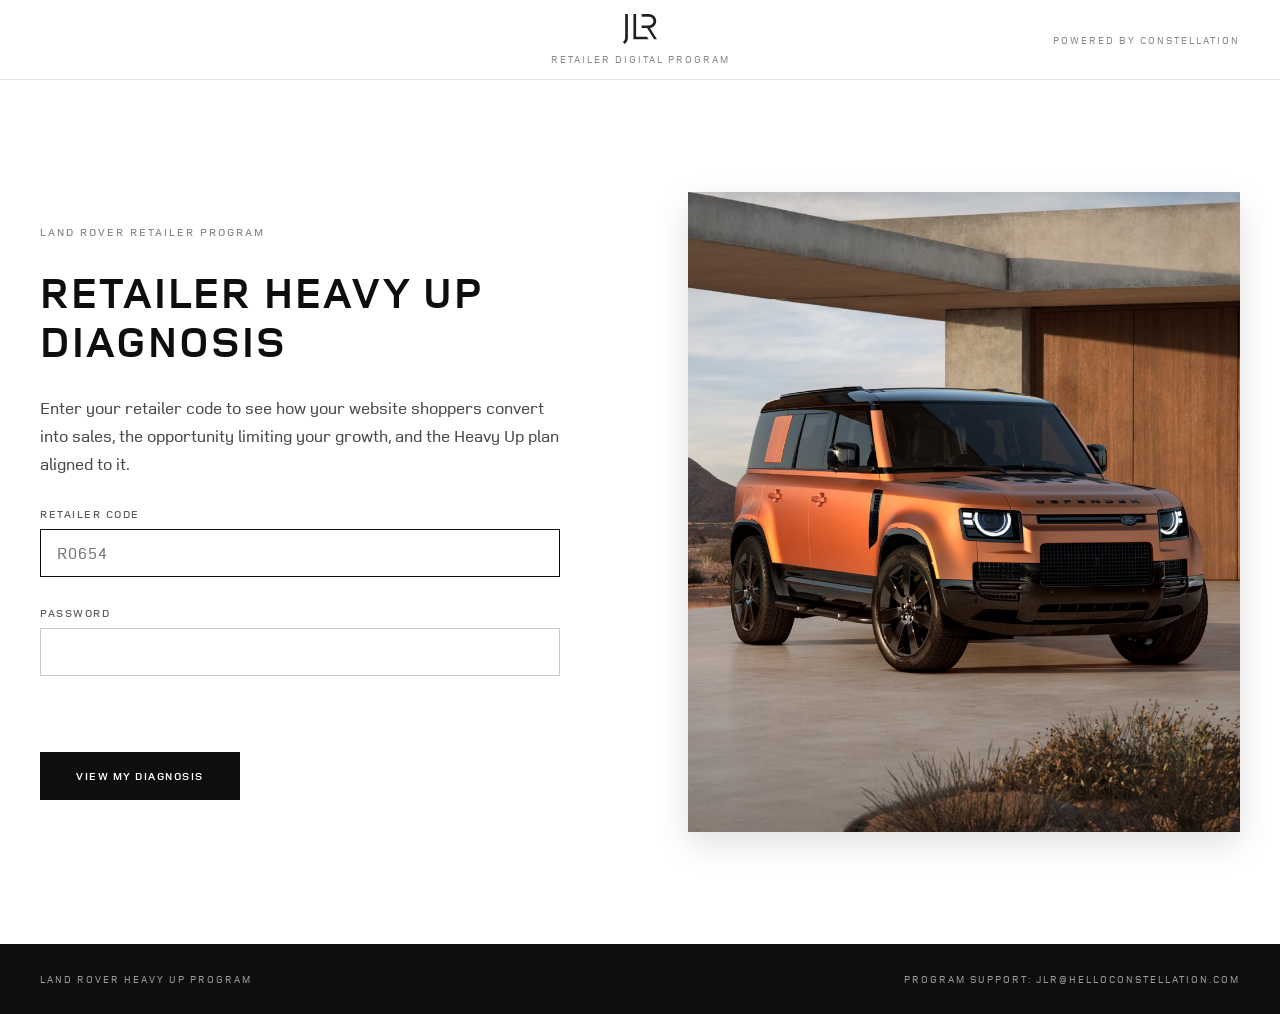
<file: index.html>
<!DOCTYPE html>
<html lang="en">
<head>
<meta charset="utf-8">
<meta name="viewport" content="width=device-width, initial-scale=1">
<title>Land Rover Heavy Up Diagnosis · Sign in</title>
<link rel="stylesheet" href="styles.css">
</head>
<body>
<div class="wrap">
  <header class="top">
    <div class="center"><img class="mark" src="assets/jlr-logo.svg" alt="JLR"><span>RETAILER DIGITAL PROGRAM</span></div>
    <span class="right-label" style="justify-self:end">POWERED BY CONSTELLATION</span>
  </header>
  <main class="login">
    <form class="copy" id="f" autocomplete="off">
      <span class="eyebrow">LAND ROVER RETAILER PROGRAM</span>
      <h1>RETAILER HEAVY UP DIAGNOSIS</h1>
      <p>Enter your retailer code to see how your website shoppers convert into sales, the opportunity limiting your growth, and the Heavy Up plan aligned to it.</p>
      <label>RETAILER CODE<input id="code" placeholder="R0654" autofocus spellcheck="false"></label>
      <label>PASSWORD<input id="pw" type="password" autocomplete="off" style="text-transform:none"></label>
      <div class="err" id="err" role="alert"></div>
      <div><button class="btn" style="height:48px;padding:0 36px" type="submit">VIEW MY DIAGNOSIS</button></div>
    </form>
    <div class="hero"></div>
  </main>
  <footer><span>LAND ROVER HEAVY UP PROGRAM</span><span>PROGRAM SUPPORT: JLR@HELLOCONSTELLATION.COM</span></footer>
</div>
<script type="module">
import { ROWS } from "./src/data.js";
const key = "jlr.code";
try { if (sessionStorage.getItem(key)) location.replace("diagnosis.html"); } catch {}
document.getElementById("f").addEventListener("submit", e => {
  e.preventDefault();
  const c = document.getElementById("code").value.trim().toUpperCase() || "R0654";
  if (!ROWS.some(r => r[3] === c)) { document.getElementById("err").textContent = "We couldn't find that retailer code. Check the code or contact your area manager."; return; }
  try { sessionStorage.setItem(key, c); } catch {}
  location.href = "diagnosis.html";
});
</script>
</body>
</html>
</file>
<file: styles.css>
@font-face{font-family:'Land Rover Web';font-weight:300;font-style:normal;font-display:swap;src:url('assets/fonts/LandRoverWeb-Light.woff') format('woff'),url('assets/fonts/LandRoverWeb-Light.ttf') format('truetype')}
@font-face{font-family:'Land Rover Web';font-weight:400 500;font-style:normal;font-display:swap;src:url('assets/fonts/LandRoverWeb-Medium.woff') format('woff'),url('assets/fonts/LandRoverWeb-Medium.ttf') format('truetype')}
@font-face{font-family:'Land Rover Web';font-weight:600;font-style:normal;font-display:swap;src:url('assets/fonts/LandRoverWeb-Demi.woff') format('woff'),url('assets/fonts/LandRoverWeb-Demi.ttf') format('truetype')}
@font-face{font-family:'Land Rover Web';font-weight:700;font-style:normal;font-display:swap;src:url('assets/fonts/LandRoverWeb-Bold.woff') format('woff'),url('assets/fonts/LandRoverWeb-Bold.ttf') format('truetype')}
*{box-sizing:border-box}
body{margin:0;background:#fff;font-family:'Land Rover Web',Helvetica,Arial,sans-serif;color:#0E0E0E;font-variant-numeric:lining-nums tabular-nums;-webkit-font-smoothing:antialiased}
button,input{font-family:inherit}
:root{--gx:max(20px,calc((100% - 1200px)/2))}
.wrap{width:100%}
.px{padding-left:var(--gx);padding-right:var(--gx)}
.eyebrow{font-size:11px;font-weight:600;letter-spacing:2px;color:#8A8A8A}
.muted{color:#5C5C5C}
header.top{height:80px;display:grid;grid-template-columns:1fr auto 1fr;align-items:center;padding:0 var(--gx);border-bottom:1px solid #E2E2E2}
header.top .center{grid-column:2;display:flex;flex-direction:column;align-items:center;gap:8px}
header.top .center .mark{height:30px;width:auto;display:block}
header.top .right,header.top .right-label{grid-column:3;justify-self:end}
header.top .center span,header.top .right-label{font-size:10px;font-weight:500;letter-spacing:2px;color:#8A8A8A}
header.top .right{justify-self:end;display:flex;align-items:center;gap:20px;font-size:12px;color:#5C5C5C}
.btn{height:48px;padding:0 28px;background:#0E0E0E;color:#fff;border:0;font-size:11px;font-weight:700;letter-spacing:1.5px;cursor:pointer}
.btn:hover{background:#333}
.btn.sm{height:40px;padding:0 24px}
.btn.ghost{background:transparent;border:1px solid #fff}.btn.ghost:hover{background:#222}
.btn.light{background:#fff;color:#0E0E0E}.btn.light:hover{background:#E2E2E2}
.btn.out{background:transparent;color:#0E0E0E;border:1px solid #C9C9C9;height:40px;padding:0 18px}.btn.out:hover{background:#F5F5F5}
footer{background:#0E0E0E;color:#9A9A9A;padding:28px var(--gx);display:flex;justify-content:space-between;gap:16px;flex-wrap:wrap;font-size:10px;font-weight:500;letter-spacing:2px}
/* login */
.login{display:grid;grid-template-columns:minmax(0,1fr) minmax(0,1fr);gap:96px;padding:112px var(--gx);align-items:center;min-height:calc(100vh - 80px - 74px)}
.login .copy{display:flex;flex-direction:column;gap:28px;max-width:520px}
.login h1{margin:0;font-size:44px;font-weight:700;line-height:1.12;letter-spacing:2px}
.login p{margin:0;font-size:17px;line-height:1.65;color:#4A4A4A}
.login label{display:flex;flex-direction:column;gap:8px;font-size:11px;font-weight:600;letter-spacing:1.5px;color:#5C5C5C}
.login input{height:48px;border:1px solid #C9C9C9;padding:0 16px;font-size:16px;letter-spacing:1px;outline:none;border-radius:0;text-transform:uppercase}
.login input:focus{border-color:#0E0E0E}
.login .err{font-size:14px;color:#B3261E;min-height:20px}
.login .hero{height:640px;background:#1b1b1b url('assets/login-hero.jpg') 50% center/cover no-repeat;box-shadow:0 12px 32px rgba(0,0,0,.12)}
@media(max-width:900px){.login{grid-template-columns:1fr;gap:40px;padding-top:48px;padding-bottom:48px}.login .hero{height:240px}.login h1{font-size:32px}}
/* diagnosis */
.hd{padding-top:72px;padding-bottom:48px;display:flex;flex-direction:column;gap:20px}
.hd h1{margin:0;font-size:clamp(30px,3.4vw,48px);font-weight:700;line-height:1.08;letter-spacing:2px}
.hd .facts{display:flex;gap:12px 40px;flex-wrap:wrap;font-size:14px;color:#5C5C5C}.hd .facts strong{color:#0E0E0E;font-weight:600}.hd .facts strong.c{font-weight:400}
.sec-h{padding-bottom:40px;display:flex;flex-direction:column;gap:12px}
.sec-h h2,.ov h2{margin:0;font-size:30px;font-weight:700;letter-spacing:2px;line-height:1.15}
.sec-h span.sub,.ov .sub{font-size:15px;color:#5C5C5C;line-height:1.55}
.metrics{display:grid;grid-template-columns:repeat(3,minmax(0,1fr));gap:20px;padding-bottom:80px}
.card{display:flex;flex-direction:column;gap:20px;border:1px solid #E2E2E2;padding:32px}
.card .row{display:flex;justify-content:space-between;gap:12px;align-items:baseline}
.card .lbl{font-size:20px;font-weight:600}.card .desc{font-size:14px;color:#5C5C5C;line-height:1.5;margin-top:6px;display:block;min-height:42px}
.card .val{font-size:52px;font-weight:300;line-height:1}
.pill{font-size:11px;font-weight:700;letter-spacing:1px;padding:6px 10px;align-self:center;margin-left:auto;flex:0 0 auto;white-space:nowrap;line-height:1.5}
.card .row:has(.pill){flex-wrap:wrap}
.bar{position:relative;height:6px;background:#E9E9E9;margin:6px 0}
.bar i{position:absolute;left:0;top:0;bottom:0}
.bar b{position:absolute;left:50%;top:-7px;bottom:-7px;width:1px;background:#0E0E0E}
.bar b:before{content:"";position:absolute;left:-8px;right:-8px;top:-6px;bottom:-6px}
.bar b:after{content:attr(data-tip);position:absolute;left:50%;bottom:calc(100% + 6px);transform:translateX(-50%);background:#0E0E0E;color:#fff;font-size:12px;font-weight:500;letter-spacing:0;white-space:nowrap;padding:6px 10px;opacity:0;pointer-events:none;transition:opacity .12s;z-index:2}
.bar b:hover:after{opacity:1}
.kv{display:flex;justify-content:space-between;padding:10px 0;border-top:1px solid #EDEDED;font-size:14px}.kv span:last-child{font-weight:600}
.take{background:#F5F5F5;padding:14px 16px;margin-top:8px;font-size:14px;line-height:1.5;font-weight:500}
.take .tl{display:block;font-size:11px;font-weight:700;letter-spacing:2px;color:#5C5C5C;margin-bottom:6px}
.banner{margin:0;background:#0E0E0E;color:#fff;padding:28px var(--gx);display:grid;grid-template-columns:minmax(0,1fr) auto auto;gap:32px;align-items:center}
.banner .k{font-size:10px;font-weight:600;letter-spacing:2px;color:#9A9A9A}
.banner .nm{font-size:24px;font-weight:500;letter-spacing:.5px;display:flex;gap:16px;align-items:center;flex-wrap:wrap;margin-top:8px}
.banner .tag{font-size:10px;font-weight:700;letter-spacing:1.5px;padding:6px 10px;border:1px solid #555;color:#D9D9D9}
.banner .amt{padding-left:32px}.banner .amt b{display:block;font-size:32px;font-weight:500}.banner .amt span{font-size:13px;color:#9A9A9A}
.banner .acts{display:flex;gap:12px}
.ov{background:#F5F5F5;padding-top:80px;padding-bottom:80px;display:flex;flex-direction:column;gap:24px}
.ov .grid{display:grid;grid-template-columns:minmax(300px,440px) minmax(0,1fr);gap:24px}
.score{background:#0E0E0E;color:#fff;padding:36px;display:flex;flex-direction:column;gap:24px}
.score .k{font-size:10px;font-weight:600;letter-spacing:2px;color:#9A9A9A}
.score .big{display:flex;align-items:baseline;gap:8px}.score .big b{font-size:88px;font-weight:300;line-height:.9}.score .big span{font-size:18px;color:#9A9A9A}
.score .track{position:relative;height:6px;background:#333}.score .track i{position:absolute;left:0;top:0;bottom:0;background:#fff}.score .track u{position:absolute;top:-8px;bottom:-8px;width:1px;background:#9A9A9A}
.score .ticks{position:relative;height:16px;font-size:11px;color:#9A9A9A}.score .ticks span{position:absolute;transform:translateX(-50%)}
.score .r{display:flex;justify-content:space-between;padding:12px 0;border-bottom:1px solid #333;font-size:14px}.score .r:last-child{border:0}.score .r span:first-child{color:#BDBDBD}.score .r span:last-child{font-weight:600}
.panel{background:#fff;padding:36px;display:flex;flex-direction:column;gap:20px}
.chips{display:flex;gap:12px;flex-wrap:wrap}.chip{font-size:12px;font-weight:600;letter-spacing:.5px;padding:7px 12px;border:1px solid #C9C9C9}.chip.need{background:#F8E9E7;color:#B3261E;border:0}
.says{font-size:24px;line-height:1.35;text-wrap:pretty}
ul.sq{list-style:none;margin:0;padding:0;display:flex;flex-direction:column;gap:10px}
ul.sq li{display:grid;grid-template-columns:16px minmax(0,1fr);gap:10px;font-size:15px;line-height:1.55;color:#3A3A3A}
ul.sq li:before{content:"";width:6px;height:6px;background:#0E0E0E;margin-top:8px}
.funnel{display:grid;grid-template-columns:repeat(5,minmax(0,1fr));gap:20px 0}
.funnel>div{display:flex;flex-direction:column;gap:8px;padding:0 24px;border-left:1px solid #E2E2E2}.funnel>div:first-child{border-left:0;padding-left:0}
.funnel .v{font-size:34px;font-weight:300;line-height:1.1}.funnel .m{font-size:13px;color:#5C5C5C}
.plan{padding-top:96px;padding-bottom:48px;display:grid;grid-template-columns:minmax(0,1fr) minmax(300px,440px);gap:64px;align-items:start}
.plan .left{display:flex;flex-direction:column;gap:28px}
.plan h2{margin:0;font-size:40px;font-weight:700;letter-spacing:2px;line-height:1.1}
.plan .why{font-size:17px;line-height:1.6;color:#4A4A4A;text-wrap:pretty}
.facts4{display:grid;grid-template-columns:1fr 1fr;gap:1px;background:#E2E2E2;border:1px solid #E2E2E2}
.facts4>div{background:#fff;padding:24px;display:flex;flex-direction:column;gap:12px;font-size:14px;line-height:1.55;color:#5C5C5C}
.facts4 .ft{display:flex;align-items:center;gap:12px;font-size:13px;font-weight:700;letter-spacing:1.2px;line-height:1.3;color:#0E0E0E}
.facts4 .ft svg{flex:none}
.how{display:flex;flex-direction:column;gap:14px}.how h3{margin:0;font-size:18px;font-weight:700}
.quote{background:#F5F5F5;padding:36px;display:flex;flex-direction:column;gap:24px;position:sticky;top:24px}
.quote .ch .b{background:#DEDEDE}
.quote .price{font-size:56px;font-weight:300;line-height:1}
.ch{display:flex;flex-direction:column;gap:8px}.ch .t{display:flex;justify-content:space-between;font-size:14px}.ch .t span:last-child{font-weight:600}
.ch .b{height:4px;background:#EDEDED}.ch .b i{display:block;height:4px;background:#0E0E0E}
.gate{margin:0 0 96px;padding:0 var(--gx);display:grid;grid-template-columns:200px minmax(0,1fr);gap:24px}
.gate{position:relative}.gate:before{content:"";position:absolute;left:var(--gx);right:var(--gx);top:0;border-top:1px solid #0E0E0E}
.gate{padding-top:20px}.gate span:first-child{font-size:10px;font-weight:600;letter-spacing:2px}.gate span:last-child{font-size:14px;line-height:1.6;color:#4A4A4A}
@media(max-width:1000px){.metrics,.ov .grid,.plan{grid-template-columns:1fr}.funnel{grid-template-columns:repeat(2,1fr)}.banner{grid-template-columns:1fr}.banner .amt{padding:0;border:0}.banner .acts{flex-wrap:wrap}.quote{position:static}.gate{grid-template-columns:1fr}.facts4{grid-template-columns:1fr}}
@media(max-width:700px){
header.top{display:flex;justify-content:space-between;align-items:center;gap:12px;height:auto;min-height:72px;padding-top:12px;padding-bottom:12px}
header.top .center{align-items:flex-start}
header.top .center .mark{height:26px}
header.top .right{gap:8px}header.top .right>span{display:none}
header.top .right .btn{height:36px;padding:0 10px;font-size:9px;letter-spacing:1px;white-space:nowrap}
header.top .center span{white-space:nowrap;letter-spacing:1.5px;font-size:9px}
header.top .right-label{display:none}
}

.am{display:none;background:#F5F5F5;border-bottom:1px solid #E2E2E2;padding:12px var(--gx)}
.am.show{display:block}
.am-in{display:flex;align-items:center;gap:16px;flex-wrap:wrap}
.am-k{font-size:10px;font-weight:600;letter-spacing:2px;color:#8A8A8A;white-space:nowrap}
.am-ctl{display:flex;align-items:center;gap:8px;min-width:0}
.am select{height:36px;border:1px solid #C9C9C9;background:#fff;padding:0 10px;font-size:14px;width:min(380px,100%);min-width:0;border-radius:0;font-family:inherit;color:#0E0E0E}
.am select:focus{outline:none;border-color:#0E0E0E}
.am-arrows{display:flex;gap:4px}
.am-btn{width:36px;height:36px;border:1px solid #C9C9C9;background:#fff;font-size:16px;cursor:pointer;border-radius:0;color:#0E0E0E;font-family:inherit}
.am-btn:hover{background:#0E0E0E;color:#fff;border-color:#0E0E0E}
.am-n{font-size:12px;color:#8A8A8A}
@media(max-width:700px){.am-in{flex-direction:column;align-items:stretch;gap:8px}.am-ctl select{flex:1;width:auto}.am-n{font-size:11px}}
@media(max-width:700px){.am-ctl{width:100%}.am-ctl select{flex:1 1 0;width:0;min-width:0}.am-arrows{flex:none}}
.am select{appearance:none;-webkit-appearance:none;padding-right:36px;text-overflow:ellipsis;background:#fff url("data:image/svg+xml,%3Csvg xmlns='http://www.w3.org/2000/svg' width='12' height='8' viewBox='0 0 12 8'%3E%3Cpath d='M1 1.5l5 5 5-5' fill='none' stroke='%230E0E0E' stroke-width='1' stroke-linecap='round' stroke-linejoin='round'/%3E%3C/svg%3E") no-repeat right 12px center}
.am-btn{display:inline-flex;align-items:center;justify-content:center;padding:0}.am select,.am-btn{border-color:#D9D9D9}

.sk{display:block;background:linear-gradient(90deg,#ECECEC 25%,#F7F7F7 50%,#ECECEC 75%);background-size:200% 100%;animation:sk 1.2s ease-in-out infinite;border-radius:0}
@keyframes sk{from{background-position:200% 0}to{background-position:-200% 0}}
@media(prefers-reduced-motion:reduce){.sk{animation:none}}
header.top .right .sk{display:block}
@media(max-width:700px){header.top .right .sk:first-child{display:none}header.top .right .sk{width:72px!important;height:36px!important}}

/* entrance animation (JS adds .anim to <html>, .in to each group when scrolled into view) */
.anim .bar i,.anim .score .track i,.anim .ch .b i{transform:scaleX(0);transform-origin:left center}
.anim .bar b,.anim .score .track u{transform:scaleY(0);opacity:0}
.anim .pill{opacity:0;transform:translateY(4px)}
.anim .ch{opacity:0;transform:translateY(6px)}
.anim .funnel>div{opacity:0;transform:translateY(8px)}
.anim .val,.anim .big b{opacity:0;transform:translateY(8px)}
.big b{display:inline-block}
.in .bar i,.in.score .track i,.in .ch .b i{transform:scaleX(1);transition:transform 1.1s cubic-bezier(.215,.61,.355,1) calc(var(--d,0ms) + 150ms)}
.in .bar b,.in.score .track u{transform:scaleY(1);opacity:1;transition:transform .5s cubic-bezier(.215,.61,.355,1) calc(var(--d,0ms) + 900ms),opacity .3s ease calc(var(--d,0ms) + 900ms)}
.in .pill{opacity:1;transform:none;transition:opacity .4s ease calc(var(--d,0ms) + 700ms),transform .4s ease calc(var(--d,0ms) + 700ms)}
.in .ch{opacity:1;transform:none;transition:opacity .5s ease calc(var(--i,0) * 120ms),transform .5s cubic-bezier(.215,.61,.355,1) calc(var(--i,0) * 120ms)}
.in .ch .b i{transition-delay:calc(var(--i,0) * 120ms + 250ms)}
.in .val,.in .big b,.in.score .big b{opacity:1;transform:none;transition:opacity .5s ease calc(var(--d,0ms) + var(--n,0) * 90ms + 150ms),transform .5s cubic-bezier(.215,.61,.355,1) calc(var(--d,0ms) + var(--n,0) * 90ms + 150ms)}
.in.funnel>div{opacity:1;transform:none;transition:opacity .5s ease,transform .5s cubic-bezier(.215,.61,.355,1)}
.in.funnel>div:nth-child(2){transition-delay:90ms}.in.funnel>div:nth-child(3){transition-delay:180ms}.in.funnel>div:nth-child(4){transition-delay:270ms}.in.funnel>div:nth-child(5){transition-delay:360ms}

/* enrollment page (Figma: Page / Enroll Step 2) */
.en-back{display:flex;align-items:center;gap:8px;font-size:10px;font-weight:500;letter-spacing:2px;color:#0E0E0E;text-decoration:none}
.en{padding-top:72px;padding-bottom:96px;display:flex;flex-direction:column;gap:48px}
.en-head{display:flex;flex-direction:column;gap:16px;max-width:620px}
.en-kicker{font-size:11px;font-weight:600;letter-spacing:2px;color:#8A8A8A}
.en h1{margin:0;font-size:clamp(30px,3.4vw,48px);font-weight:700;line-height:1.08;letter-spacing:2px;text-transform:uppercase}
.en-head p{margin:0;font-size:17px;line-height:1.65;color:#4A4A4A}
.en-grid{display:grid;grid-template-columns:minmax(0,1fr) 340px;gap:48px;align-items:start}
.en-content{display:flex;flex-direction:column;gap:40px;min-width:0}
.en-group{display:flex;flex-direction:column;gap:24px}
.en-sec{display:flex;flex-direction:column;gap:12px;font-size:13px;font-weight:700;letter-spacing:2px}
.en-sec:after{content:"";height:1px;background:#E2E2E2}
.en-field{display:flex;flex-direction:column;gap:8px;flex:1 1 0;min-width:0}
.en-label{display:flex;gap:4px;font-size:11px;font-weight:600;letter-spacing:1.5px;color:#5C5C5C;text-transform:uppercase}
.en-label span:last-child{font-size:16px;letter-spacing:0}
.en-input{height:48px;width:100%;border:1px solid #C9C9C9;background:#fff;padding:0 16px;font-size:16px;font-family:inherit;color:#0E0E0E;border-radius:0;outline:none}
.en-input::placeholder{color:#8A8A8A}
.en-input:focus{border-color:#0E0E0E}
.en-input.bad{border-color:#B3261E}
.en-err{font-size:12px;color:#B3261E;min-height:0}.en-err:empty{display:none}
.en-row{display:flex;gap:20px}
.en-contact{display:flex;flex-direction:column;gap:24px}
.en-contact+.en-contact{padding-top:24px;border-top:1px solid rgba(0,0,0,.1)}
.en-remove{align-self:flex-start;background:none;border:0;padding:0;font-size:12px;color:#5C5C5C;text-decoration:underline;cursor:pointer;font-family:inherit}
.en-add{display:flex;align-items:center;gap:16px;align-self:flex-start;background:none;border:0;padding:0;font-size:16px;font-family:inherit;color:#0E0E0E;cursor:pointer}
.en-plus{flex:none;position:relative;width:36px;height:36px;border-radius:18px;background:#0E0E0E;font-size:0;transition:background .15s}
.en-plus:before,.en-plus:after{content:"";position:absolute;left:50%;top:50%;background:#fff;transform:translate(-50%,-50%)}
.en-plus:before{width:12px;height:1.5px}.en-plus:after{width:1.5px;height:12px}
.en-add:hover .en-plus{background:#333}
.en-terms{display:flex;flex-direction:column;gap:8px}
.en-check{display:flex;gap:16px;align-items:flex-start;font-size:15px;line-height:1.55;color:#4A4A4A;cursor:pointer}
.en-check input{position:absolute;opacity:0;width:20px;height:20px;margin:0}
.en-box{flex:none;width:20px;height:20px;border:1px solid #999;border-radius:2px;background:#fff;position:relative;margin-top:2px}
.en-check input:checked+.en-box{background:#0E0E0E;border-color:#0E0E0E}
.en-check input:checked+.en-box:after{content:"";position:absolute;left:6px;top:2px;width:5px;height:10px;border:solid #fff;border-width:0 2px 2px 0;transform:rotate(45deg)}
.en-check input:focus-visible+.en-box{outline:2px solid #0E0E0E;outline-offset:2px}
.en-foot{display:flex;flex-direction:column;gap:12px;font-size:16px}.en-foot a{color:#0E0E0E;text-decoration:none}.en-foot a:hover{text-decoration:underline}.en-foot span{font-size:12px;color:#8A8A8A}
.en-side{position:sticky;top:24px;display:flex;flex-direction:column;gap:24px;padding:36px;background:#F5F5F5}
.en-side hr{margin:0;border:0;height:1px;background:#DEDEDE}
.en-side-k{font-size:10px;font-weight:600;letter-spacing:2px;color:#8A8A8A}
.en-items{display:flex;flex-direction:column;gap:16px;font-size:14px}
.en-item{display:flex;justify-content:space-between;gap:16px;color:#4A4A4A}.en-item strong{font-weight:600;color:#0E0E0E}
.en-plan span:first-child{color:#0E0E0E;font-weight:600}.en-plan span:last-child{color:#8A8A8A}
.en-total{display:flex;flex-direction:column;gap:8px}.en-total>div{display:flex;justify-content:space-between;align-items:center}.en-total b{font-size:44px;font-weight:700;line-height:1}
.en-submit{display:flex;align-items:center;justify-content:center;height:52px;padding:0 36px;background:#0E0E0E;color:#fff;border:0;font-family:inherit;font-size:11px;font-weight:700;letter-spacing:1.5px;text-transform:uppercase;cursor:pointer;text-decoration:none;transition:background .15s}
.en-submit:hover{background:#333}
@media(max-width:1000px){.en-grid{grid-template-columns:1fr}.en-side{position:static}}
@media(max-width:700px){.en{padding-top:40px;padding-bottom:56px}.en h1{font-size:28px}.en-row{flex-direction:column}.en-side{padding:24px}}

/* enrollment confirmed (Figma: Page / Enroll Confirmed) */
.ok{padding-top:120px;padding-bottom:96px;display:flex;flex-direction:column;gap:72px}
.ok-head{display:flex;flex-direction:column;gap:28px}
.ok-kicker{font-size:11px;font-weight:600;letter-spacing:2px;color:#8A8A8A}
.ok h1{margin:0;font-size:clamp(34px,5vw,64px);font-weight:700;line-height:1.05;letter-spacing:2px;text-transform:uppercase}
.ok-head p{margin:0;font-size:20px;line-height:1.5;color:#4A4A4A;max-width:760px}
.ok-card{width:100%;max-width:760px;border:1px solid rgba(0,0,0,.1);background:#fff}
.ok-card h2{margin:0;padding:24px 32px;font-size:11px;font-weight:600;letter-spacing:2px;color:#8A8A8A;border-bottom:1px solid rgba(0,0,0,.1)}
.ok-total{display:flex;align-items:center;justify-content:space-between;gap:16px;padding:32px;background:#F5F5F5}
.ok-total>span{font-size:12px;font-weight:700;letter-spacing:1.5px}
.ok-total div{display:flex;align-items:baseline;gap:8px}.ok-total b{font-size:32px;font-weight:700}.ok-total div span{font-size:16px;color:#8A8A8A}
.ok-steps{list-style:none;margin:0;padding:0}
.ok-steps li{display:flex;align-items:center;gap:40px;padding:24px 32px;color:#4A4A4A}
.ok-steps li+li{border-top:1px solid rgba(0,0,0,.08)}
.ok-steps li>span{font-size:12px;font-weight:700;letter-spacing:1.5px;color:#0E0E0E}
.ok-steps p{margin:0;font-size:16px;line-height:1.4}
.ok-return{align-self:flex-start;margin-top:-48px;padding-top:24px;font-size:16px;color:#0E0E0E;text-decoration:none}.ok-return:hover{text-decoration:underline}
@media(max-width:700px){.ok{padding-top:56px;padding-bottom:56px;gap:40px}.ok-return{margin-top:-16px}.ok-head p{font-size:17px}.ok-card h2,.ok-total,.ok-steps li{padding-left:20px;padding-right:20px}.ok-steps li{gap:20px}.ok-total{flex-direction:column;align-items:flex-start}}
</file>
